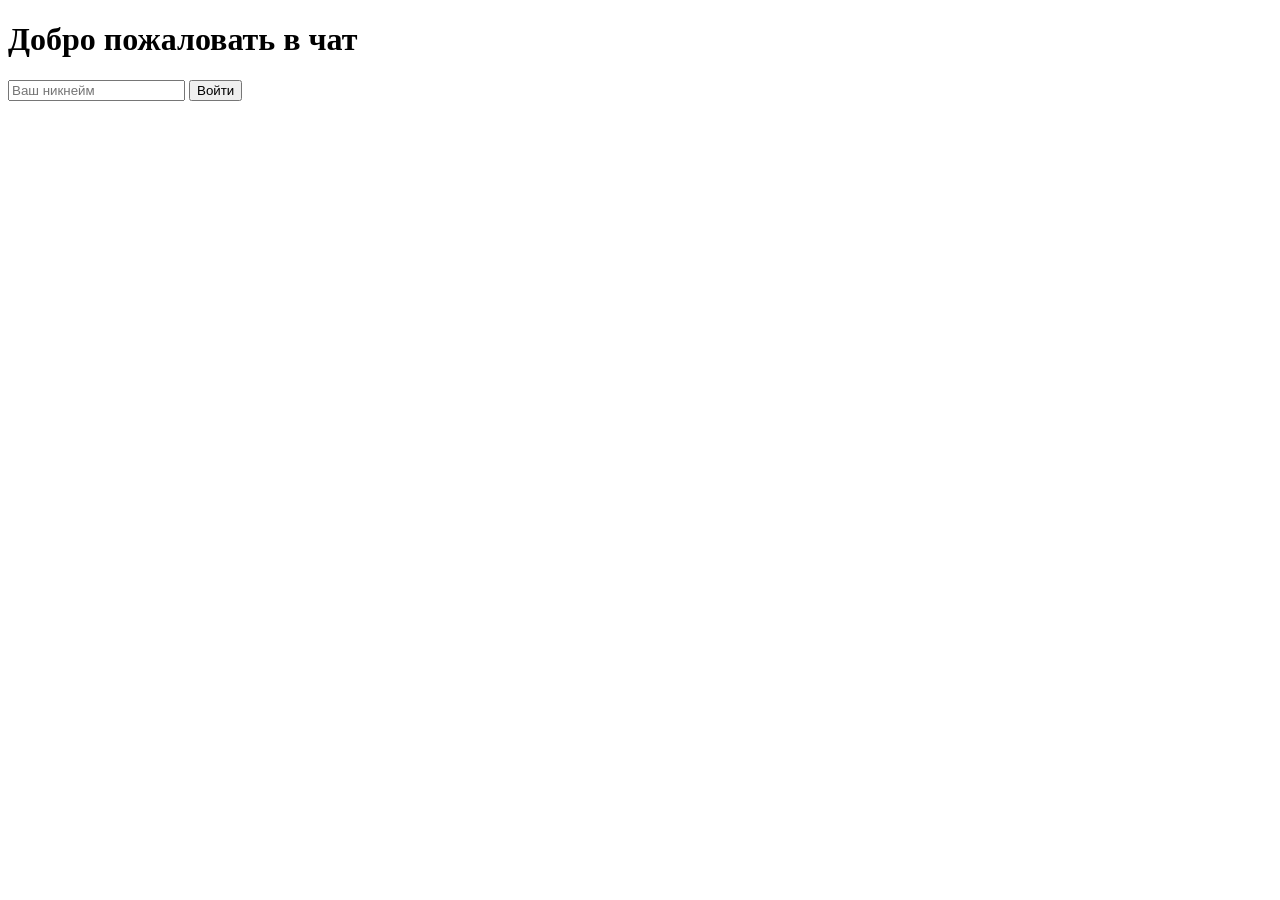
<file: templates/index.html>
<!DOCTYPE html>
<html>
<head>
    <title>Чат</title>
</head>
<body>
    <h1>Добро пожаловать в чат</h1>
    <form action="/chat" method="get">
        <input type="text" name="nickname" placeholder="Ваш никнейм" required>
        <button type="submit">Войти</button>
    </form>
</body>
</html>
</file>
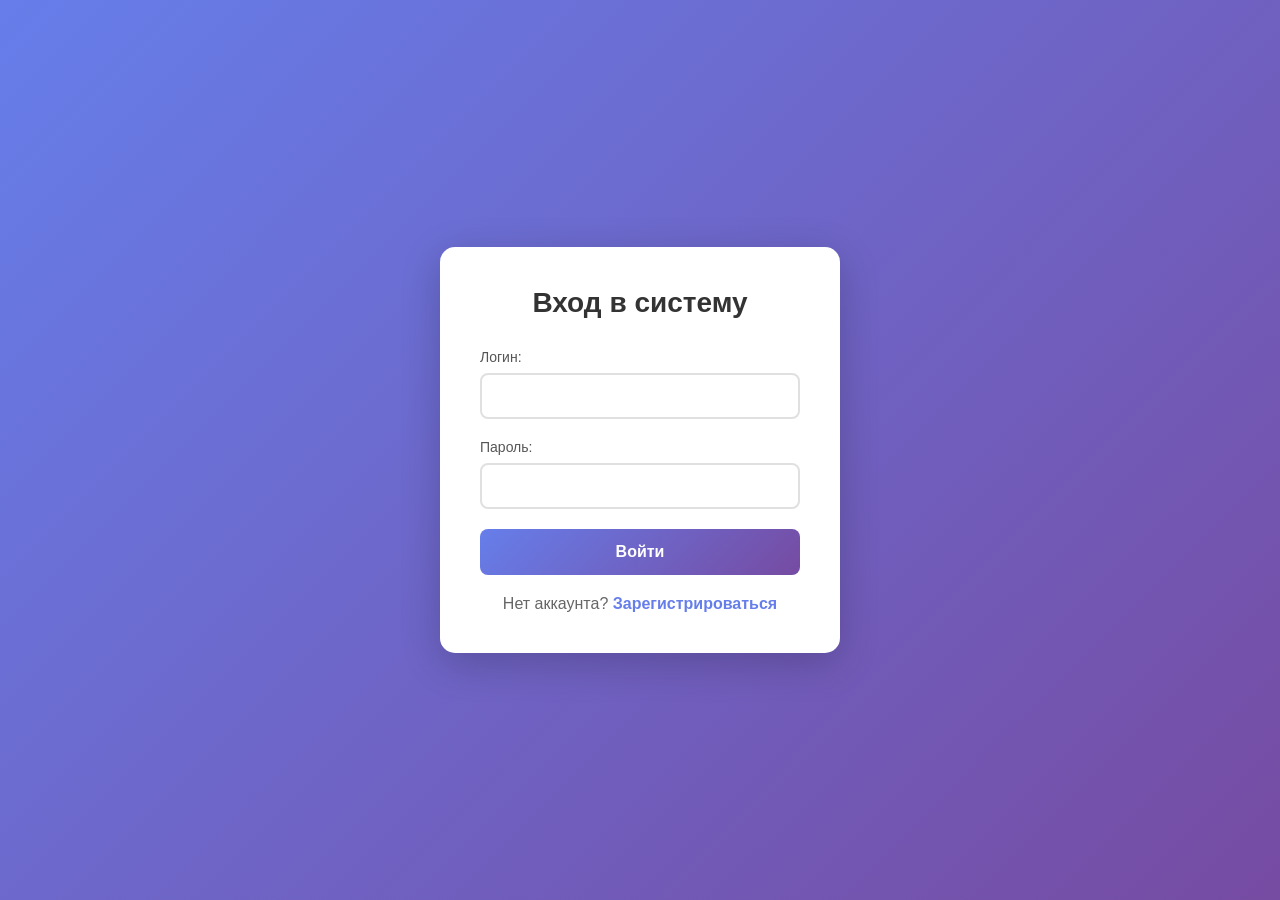
<file: templates/avtorization.html>
<!DOCTYPE html>
<html lang="ru">
<head>
    <meta charset="UTF-8">
    <meta name="viewport" content="width=device-width, initial-scale=1.0">
    <title>Авторизация</title>
    <link rel="stylesheet" href="../static/css/style.css">
    <script src="https://code.jquery.com/jquery-3.6.0.min.js"></script>
</head>
<body>
    <div class="container">
        <h1>Вход в систему</h1>
        <form id="authorizationForm" method="POST">
            <div class="form-group">
                <label for="username">Логин:</label>
                <input type="text" id="username" name="username" required>
            </div>
            
            <div class="form-group">
                <label for="password">Пароль:</label>
                <input type="password" id="password" name="password" required>
            </div>
            
            <button type="submit">Войти</button>
        </form>
        <p>Нет аккаунта? <a href="/">Зарегистрироваться</a></p>
    </div>
    
    <script src="../static/js/script.js"></script>
</body>
</html>
</file>
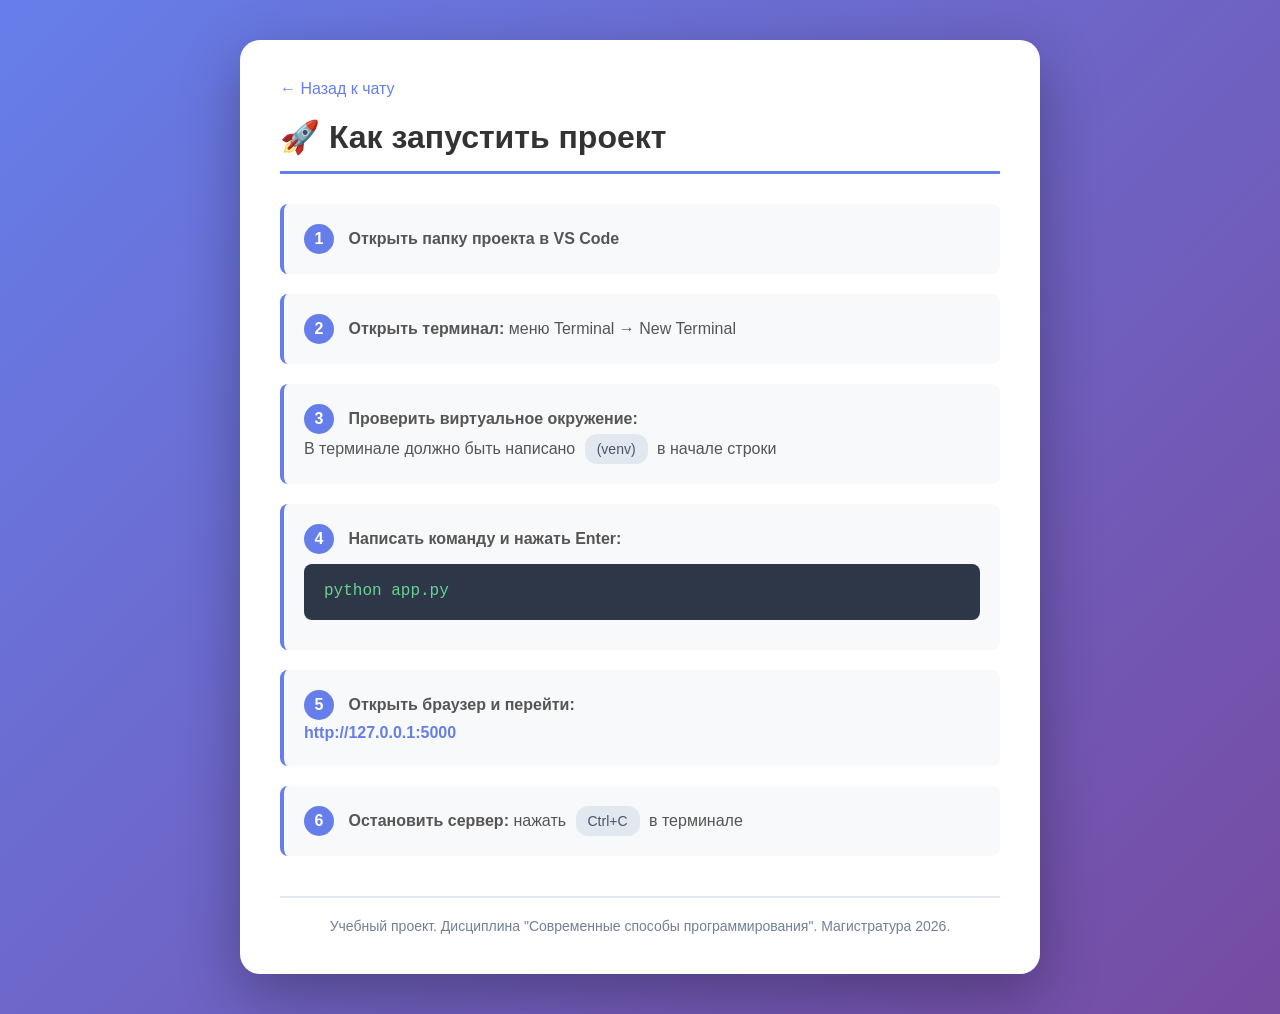
<file: templates/help.html>
<!DOCTYPE html>
<html lang="ru">
<head>
    <meta charset="UTF-8">
    <meta name="viewport" content="width=device-width, initial-scale=1.0">
    <title>Как запустить проект</title>
    <style>
        * {
            margin: 0;
            padding: 0;
            box-sizing: border-box;
        }
        
        body {
            font-family: 'Segoe UI', Tahoma, Geneva, Verdana, sans-serif;
            background: linear-gradient(135deg, #667eea 0%, #764ba2 100%);
            min-height: 100vh;
            padding: 40px 20px;
        }
        
        .container {
            max-width: 800px;
            margin: 0 auto;
            background: white;
            border-radius: 20px;
            box-shadow: 0 20px 60px rgba(0,0,0,0.3);
            padding: 40px;
        }
        
        h1 {
            color: #333;
            margin-bottom: 30px;
            font-size: 32px;
            border-bottom: 3px solid #667eea;
            padding-bottom: 15px;
        }
        
        .step {
            background: #f8f9fa;
            border-left: 4px solid #667eea;
            padding: 20px;
            margin-bottom: 20px;
            border-radius: 8px;
            transition: transform 0.2s;
        }
        
        .step:hover {
            transform: translateX(5px);
            box-shadow: 0 4px 12px rgba(0,0,0,0.1);
        }
        
        .step-number {
            display: inline-block;
            background: #667eea;
            color: white;
            width: 30px;
            height: 30px;
            border-radius: 50%;
            text-align: center;
            line-height: 30px;
            margin-right: 10px;
            font-weight: bold;
        }
        
        .step-text {
            color: #555;
            font-size: 16px;
            line-height: 1.6;
        }
        
        .code-block {
            background: #2d3748;
            color: #68d391;
            padding: 15px 20px;
            border-radius: 8px;
            font-family: 'Courier New', monospace;
            margin: 10px 0;
            overflow-x: auto;
        }
        
        .badge {
            display: inline-block;
            background: #e2e8f0;
            padding: 4px 12px;
            border-radius: 12px;
            font-size: 14px;
            color: #4a5568;
            margin: 0 5px;
        }
        
        .link {
            color: #667eea;
            text-decoration: none;
            font-weight: bold;
        }
        
        .link:hover {
            text-decoration: underline;
        }
        
        .footer {
            margin-top: 40px;
            padding-top: 20px;
            border-top: 2px solid #e2e8f0;
            color: #718096;
            font-size: 14px;
            text-align: center;
        }
        
        .back-link {
            display: inline-block;
            margin-bottom: 20px;
            color: #667eea;
            text-decoration: none;
        }
        
        .back-link:hover {
            text-decoration: underline;
        }
    </style>
</head>
<body>
    <div class="container">
        <a href="/" class="back-link">← Назад к чату</a>
        
        <h1>🚀 Как запустить проект</h1>
        
        <div class="step">
            <div class="step-text">
                <span class="step-number">1</span>
                <strong>Открыть папку проекта в VS Code</strong>
            </div>
        </div>
        
        <div class="step">
            <div class="step-text">
                <span class="step-number">2</span>
                <strong>Открыть терминал:</strong> меню Terminal → New Terminal
            </div>
        </div>
        
        <div class="step">
            <div class="step-text">
                <span class="step-number">3</span>
                <strong>Проверить виртуальное окружение:</strong><br>
                В терминале должно быть написано 
                <span class="badge">(venv)</span> 
                в начале строки
            </div>
        </div>
        
        <div class="step">
            <div class="step-text">
                <span class="step-number">4</span>
                <strong>Написать команду и нажать Enter:</strong>
                <div class="code-block">python app.py</div>
            </div>
        </div>
        
        <div class="step">
            <div class="step-text">
                <span class="step-number">5</span>
                <strong>Открыть браузер и перейти:</strong><br>
                <a href="http://127.0.0.1:5000" class="link" target="_blank">http://127.0.0.1:5000</a>
            </div>
        </div>
        
        <div class="step">
            <div class="step-text">
                <span class="step-number">6</span>
                <strong>Остановить сервер:</strong> нажать 
                <span class="badge">Ctrl+C</span> 
                в терминале
            </div>
        </div>
        
        <div class="footer">
            Учебный проект. Дисциплина "Современные способы программирования". Магистратура 2026.
        </div>
    </div>
</body>
</html>
</file>
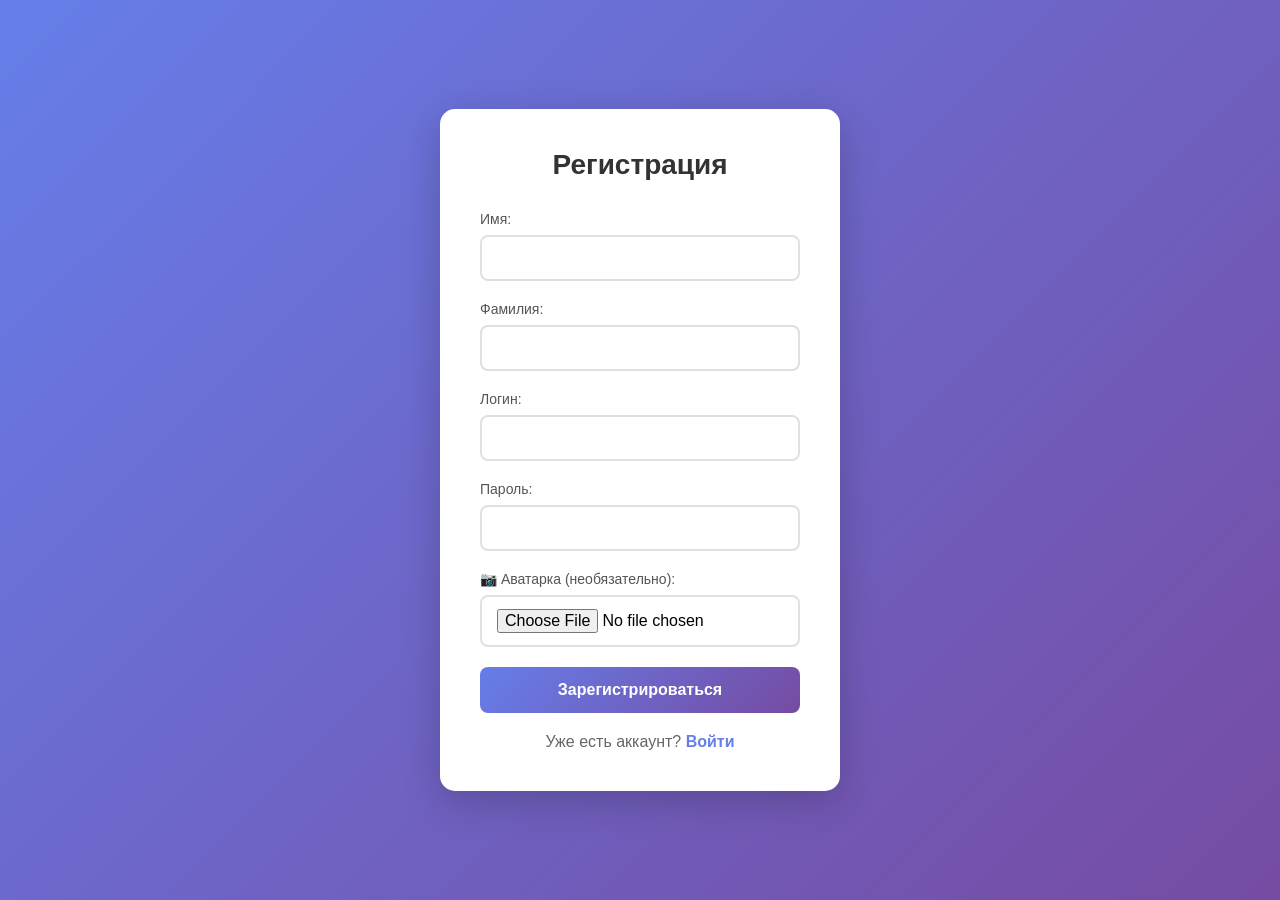
<file: templates/Registration.html>
<!DOCTYPE html>
<html lang="ru">
<head>
    <meta charset="UTF-8">
    <meta name="viewport" content="width=device-width, initial-scale=1.0">
    <title>Регистрация</title>
    <link rel="stylesheet" href="../static/css/style.css">
    <script src="https://code.jquery.com/jquery-3.6.0.min.js"></script>
</head>
<body>
    <div class="container">
        <h1>Регистрация</h1>
        <form method="POST" action="/register" enctype="multipart/form-data">
            <div class="form-group">
                <label for="first_name">Имя:</label>
                <input type="text" id="first_name" name="first_name" required>
            </div>
            
            <div class="form-group">
                <label for="last_name">Фамилия:</label>
                <input type="text" id="last_name" name="last_name" required>
            </div>
            
            <div class="form-group">
                <label for="username">Логин:</label>
                <input type="text" id="username" name="username" required>
            </div>
            
            <div class="form-group">
                <label for="password">Пароль:</label>
                <input type="password" id="password" name="password" required>
            </div>
            
            <div class="form-group">
                <label for="avatar">📷 Аватарка (необязательно):</label>
                <input type="file" id="avatar" name="avatar" accept="image/*">
            </div>
            
            <button type="submit">Зарегистрироваться</button>
        </form>
        <p>Уже есть аккаунт? <a href="/login">Войти</a></p>
    </div>
    
    <script src="../static/js/script.js"></script>
</body>
</html>
</file>
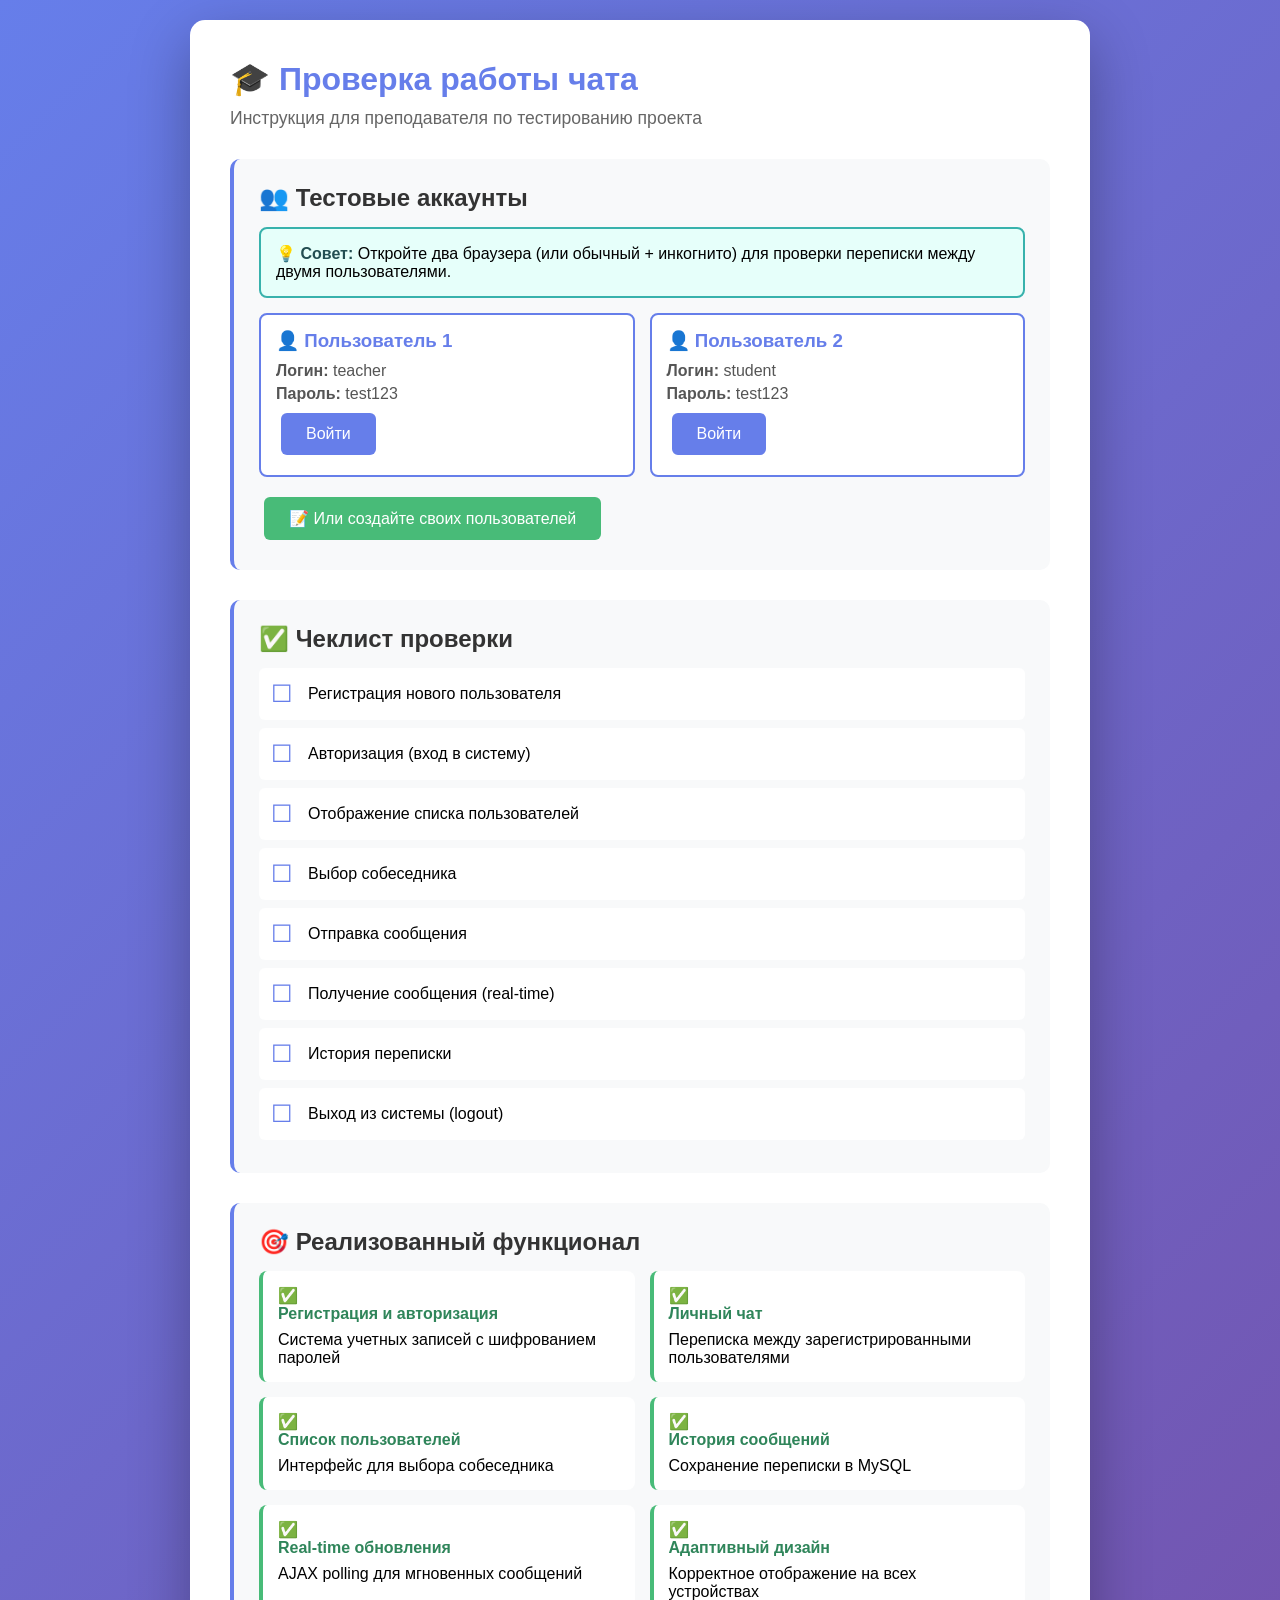
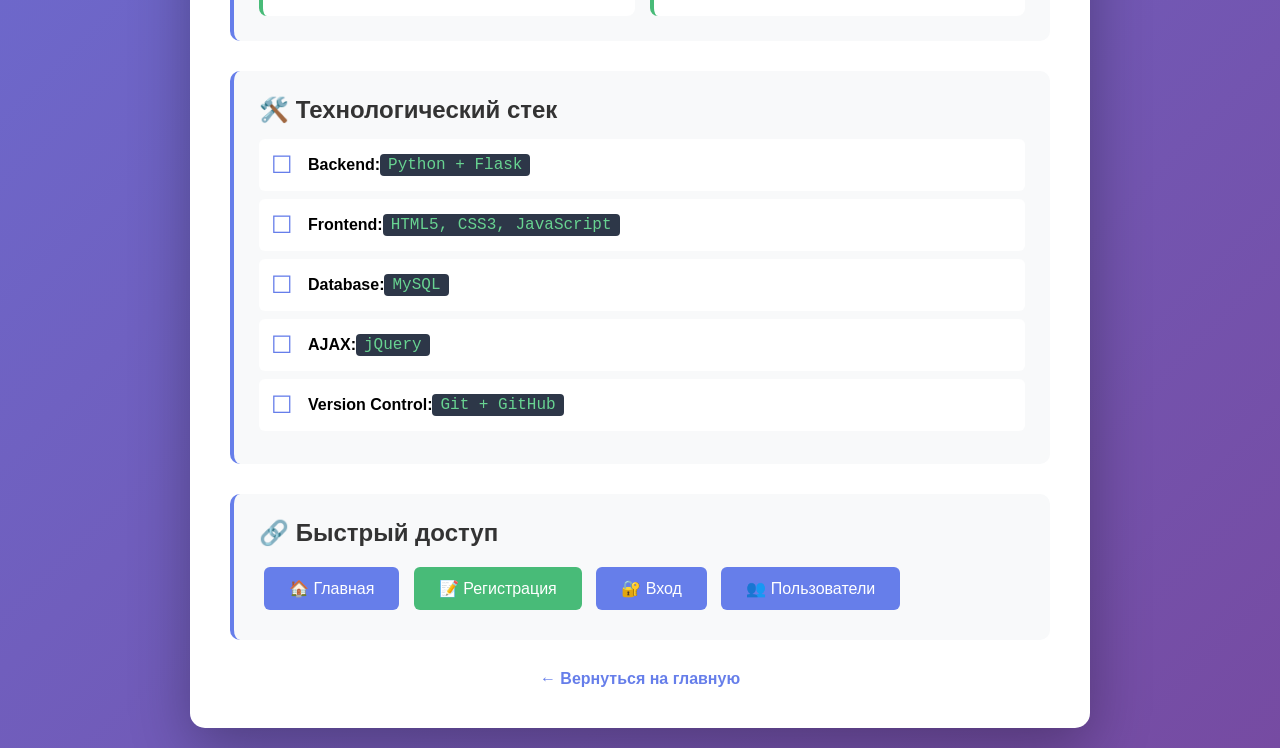
<file: templates/teacher_check.html>
<!DOCTYPE html>
<html lang="ru">
<head>
    <meta charset="UTF-8">
    <meta name="viewport" content="width=device-width, initial-scale=1.0">
    <title>Проверка работы чата - Student Messenger</title>
    <style>
        * {
            margin: 0;
            padding: 0;
            box-sizing: border-box;
        }
        
        body {
            font-family: 'Segoe UI', Tahoma, Geneva, Verdana, sans-serif;
            background: linear-gradient(135deg, #667eea 0%, #764ba2 100%);
            padding: 20px;
            min-height: 100vh;
        }
        
        .container {
            max-width: 900px;
            margin: 0 auto;
            background: white;
            border-radius: 15px;
            padding: 40px;
            box-shadow: 0 20px 60px rgba(0,0,0,0.3);
        }
        
        h1 {
            color: #667eea;
            margin-bottom: 10px;
            font-size: 2em;
        }
        
        .subtitle {
            color: #666;
            margin-bottom: 30px;
            font-size: 1.1em;
        }
        
        .section {
            margin-bottom: 30px;
            padding: 25px;
            background: #f8f9fa;
            border-radius: 10px;
            border-left: 4px solid #667eea;
        }
        
        .section h2 {
            color: #333;
            margin-bottom: 15px;
            font-size: 1.5em;
        }
        
        .test-accounts {
            display: grid;
            grid-template-columns: 1fr 1fr;
            gap: 15px;
            margin-top: 15px;
        }
        
        .account-card {
            background: white;
            padding: 15px;
            border-radius: 8px;
            border: 2px solid #667eea;
        }
        
        .account-card h3 {
            color: #667eea;
            margin-bottom: 10px;
        }
        
        .account-card p {
            margin: 5px 0;
            color: #555;
        }
        
        .checklist {
            list-style: none;
            margin-top: 15px;
        }
        
        .checklist li {
            padding: 12px;
            margin: 8px 0;
            background: white;
            border-radius: 6px;
            display: flex;
            align-items: center;
        }
        
        .checklist li:before {
            content: "☐";
            font-size: 1.5em;
            margin-right: 15px;
            color: #667eea;
        }
        
        .btn {
            display: inline-block;
            padding: 12px 25px;
            background: #667eea;
            color: white;
            text-decoration: none;
            border-radius: 6px;
            margin: 5px;
            transition: all 0.3s;
        }
        
        .btn:hover {
            background: #5568d3;
            transform: translateY(-2px);
            box-shadow: 0 5px 15px rgba(102, 126, 234, 0.4);
        }
        
        .btn-success {
            background: #48bb78;
        }
        
        .btn-success:hover {
            background: #38a169;
        }
        
        .info-box {
            background: #e6fffa;
            border: 2px solid #38b2ac;
            padding: 15px;
            border-radius: 8px;
            margin: 15px 0;
        }
        
        .info-box strong {
            color: #234e52;
        }
        
        .feature-grid {
            display: grid;
            grid-template-columns: repeat(auto-fit, minmax(250px, 1fr));
            gap: 15px;
            margin-top: 15px;
        }
        
        .feature-item {
            background: white;
            padding: 15px;
            border-radius: 8px;
            border-left: 4px solid #48bb78;
        }
        
        .feature-item h4 {
            color: #2f855a;
            margin-bottom: 8px;
        }
        
        .feature-item.done:before {
            content: "✅ ";
        }
        
        code {
            background: #2d3748;
            color: #68d391;
            padding: 2px 8px;
            border-radius: 4px;
            font-family: 'Courier New', monospace;
        }
        
        .home-link {
            display: block;
            text-align: center;
            margin-top: 30px;
            color: #667eea;
            text-decoration: none;
            font-weight: bold;
        }
        
        .home-link:hover {
            text-decoration: underline;
        }
    </style>
</head>
<body>
    <div class="container">
        <h1>🎓 Проверка работы чата</h1>
        <p class="subtitle">Инструкция для преподавателя по тестированию проекта</p>
        
        <!-- Тестовые аккаунты -->
        <div class="section">
            <h2>👥 Тестовые аккаунты</h2>
            <div class="info-box">
                <strong>💡 Совет:</strong> Откройте два браузера (или обычный + инкогнито) для проверки переписки между двумя пользователями.
            </div>
            <div class="test-accounts">
                <div class="account-card">
                    <h3>👤 Пользователь 1</h3>
                    <p><strong>Логин:</strong> teacher</p>
                    <p><strong>Пароль:</strong> test123</p>
                    <a href="/login" class="btn">Войти</a>
                </div>
                <div class="account-card">
                    <h3>👤 Пользователь 2</h3>
                    <p><strong>Логин:</strong> student</p>
                    <p><strong>Пароль:</strong> test123</p>
                    <a href="/login" class="btn">Войти</a>
                </div>
            </div>
            <p style="margin-top: 15px;">
                <a href="/register" class="btn btn-success">📝 Или создайте своих пользователей</a>
            </p>
        </div>
        
        <!-- Чеклист проверки -->
        <div class="section">
            <h2>✅ Чеклист проверки</h2>
            <ul class="checklist">
                <li>Регистрация нового пользователя</li>
                <li>Авторизация (вход в систему)</li>
                <li>Отображение списка пользователей</li>
                <li>Выбор собеседника</li>
                <li>Отправка сообщения</li>
                <li>Получение сообщения (real-time)</li>
                <li>История переписки</li>
                <li>Выход из системы (logout)</li>
            </ul>
        </div>
        
        <!-- Функционал -->
        <div class="section">
            <h2>🎯 Реализованный функционал</h2>
            <div class="feature-grid">
                <div class="feature-item done">
                    <h4>Регистрация и авторизация</h4>
                    <p>Система учетных записей с шифрованием паролей</p>
                </div>
                <div class="feature-item done">
                    <h4>Личный чат</h4>
                    <p>Переписка между зарегистрированными пользователями</p>
                </div>
                <div class="feature-item done">
                    <h4>Список пользователей</h4>
                    <p>Интерфейс для выбора собеседника</p>
                </div>
                <div class="feature-item done">
                    <h4>История сообщений</h4>
                    <p>Сохранение переписки в MySQL</p>
                </div>
                <div class="feature-item done">
                    <h4>Real-time обновления</h4>
                    <p>AJAX polling для мгновенных сообщений</p>
                </div>
                <div class="feature-item done">
                    <h4>Адаптивный дизайн</h4>
                    <p>Корректное отображение на всех устройствах</p>
                </div>
            </div>
        </div>
        
        <!-- Технологии -->
        <div class="section">
            <h2>🛠️ Технологический стек</h2>
            <ul class="checklist">
                <li><strong>Backend:</strong> <code>Python + Flask</code></li>
                <li><strong>Frontend:</strong> <code>HTML5, CSS3, JavaScript</code></li>
                <li><strong>Database:</strong> <code>MySQL</code></li>
                <li><strong>AJAX:</strong> <code>jQuery</code></li>
                <li><strong>Version Control:</strong> <code>Git + GitHub</code></li>
            </ul>
        </div>
        
        <!-- Ссылки -->
        <div class="section">
            <h2>🔗 Быстрый доступ</h2>
            <a href="/" class="btn">🏠 Главная</a>
            <a href="/register" class="btn btn-success">📝 Регистрация</a>
            <a href="/login" class="btn">🔐 Вход</a>
            <a href="/users" class="btn">👥 Пользователи</a>
        </div>
        
        <a href="/" class="home-link">← Вернуться на главную</a>
    </div>
</body>
</html>
</file>
<file: static/css/style.css>
/* Общие стили */
* {
    margin: 0;
    padding: 0;
    box-sizing: border-box;
}

body {
    font-family: 'Segoe UI', Tahoma, Geneva, Verdana, sans-serif;
    background: linear-gradient(135deg, #667eea 0%, #764ba2 100%);
    min-height: 100vh;
    display: flex;
    justify-content: center;
    align-items: center;
    padding: 20px;
}

/* Центральная карточка */
.container {
    background: white;
    padding: 40px;
    border-radius: 15px;
    box-shadow: 0 10px 40px rgba(0, 0, 0, 0.2);
    max-width: 400px;
    width: 100%;
}

/* Заголовок */
h1 {
    text-align: center;
    color: #333;
    margin-bottom: 30px;
    font-size: 28px;
}

/* Группы полей */
.form-group {
    margin-bottom: 20px;
}

.form-group label {
    display: block;
    margin-bottom: 8px;
    color: #555;
    font-weight: 500;
    font-size: 14px;
}

.form-group input {
    width: 100%;
    padding: 12px 15px;
    border: 2px solid #e0e0e0;
    border-radius: 8px;
    font-size: 16px;
    transition: border-color 0.3s;
}

.form-group input:focus {
    outline: none;
    border-color: #667eea;
}

/* Кнопка */
button[type="submit"] {
    width: 100%;
    padding: 14px;
    background: linear-gradient(135deg, #667eea 0%, #764ba2 100%);
    color: white;
    border: none;
    border-radius: 8px;
    font-size: 16px;
    font-weight: 600;
    cursor: pointer;
    transition: transform 0.2s, box-shadow 0.2s;
}

button[type="submit"]:hover {
    transform: translateY(-2px);
    box-shadow: 0 5px 20px rgba(102, 126, 234, 0.4);
}

button[type="submit"]:active {
    transform: translateY(0);
}

/* Ссылки */
p {
    text-align: center;
    margin-top: 20px;
    color: #666;
}

p a {
    color: #667eea;
    text-decoration: none;
    font-weight: 600;
}

p a:hover {
    text-decoration: underline;
}

/* Адаптивность для мобильных */
@media (max-width: 480px) {
    .container {
        padding: 30px 20px;
    }
    
    h1 {
        font-size: 24px;
    }
}
/* ============================================
   СТИЛИ ДЛЯ СООБЩЕНИЙ
   ============================================ */

.message {
    max-width: 70%;
    margin: 10px 0;
    padding: 12px 16px;
    border-radius: 18px;
    position: relative;
    animation: messageAppear 0.3s ease-out;
}

@keyframes messageAppear {
    from {
        opacity: 0;
        transform: translateY(10px);
    }
    to {
        opacity: 1;
        transform: translateY(0);
    }
}

.message.sent {
    background: linear-gradient(135deg, #667eea 0%, #764ba2 100%);
    color: white;
    margin-left: auto;
    border-bottom-right-radius: 4px;
}

.message.received {
    background: #f0f2f5;
    color: #333;
    margin-right: auto;
    border-bottom-left-radius: 4px;
}

.message-content {
    word-wrap: break-word;
    line-height: 1.4;
}

.message-time {
    font-size: 0.75em;
    opacity: 0.7;
    margin-top: 5px;
    text-align: right;
}

/* Уведомление о новом сообщении */
.new-message-alert {
    position: fixed;
    top: 20px;
    right: 20px;
    background: #48bb78;
    color: white;
    padding: 15px 25px;
    border-radius: 8px;
    box-shadow: 0 4px 12px rgba(0,0,0,0.15);
    animation: slideIn 0.3s ease-out;
    z-index: 1000;
}

@keyframes slideIn {
    from {
        transform: translateX(400px);
        opacity: 0;
    }
    to {
        transform: translateX(0);
        opacity: 1;
    }
}
/* Аватарки пользователей */
.user-card {
    display: flex;
    align-items: center;  /* ← ЦЕНТРИРОВАНИЕ ПО ВЕРТИКАЛИ */
    padding: 15px;
    margin: 10px 0;
    background: white;
    border-radius: 10px;
    text-decoration: none;
    color: #333;
    transition: all 0.3s;
    box-shadow: 0 2px 5px rgba(0,0,0,0.1);
}

.user-avatar {
    width: 50px;  /* ← ЧУТЬ МЕНЬШЕ */
    height: 50px;
    border-radius: 50%;
    overflow: hidden;
    margin-right: 15px;
    flex-shrink: 0;
    display: flex;  /* ← ЦЕНТРИРОВАНИЕ ВНУТРИ */
    align-items: center;
    justify-content: center;
}

.user-avatar img {
    width: 100%;
    height: 100%;
    object-fit: cover;
}

.avatar-placeholder {
    width: 100%;
    height: 100%;
    background: linear-gradient(135deg, #667eea 0%, #764ba2 100%);
    color: white;
    display: flex;
    align-items: center;
    justify-content: center;
    font-size: 1.3em;  /* ← ЧУТЬ МЕНЬШЕ */
    font-weight: bold;
}

.user-info {
    flex: 1;
}

.user-name {
    font-weight: bold;
    font-size: 1.1em;
    margin-bottom: 3px;
    line-height: 1.2;
}

.username {
    color: #666;
    font-weight: normal;
    font-size: 0.9em;
    display: block;
}

.status {
    display: inline-block;
    font-size: 0.85em;
    padding: 2px 8px;
    border-radius: 12px;
    margin-top: 5px;
}

.status.online {
    color: #2f855a;
    background: #c6f6d5;
}

.status.offline {
    color: #718096;
    background: #edf2f7;
}
</file>
